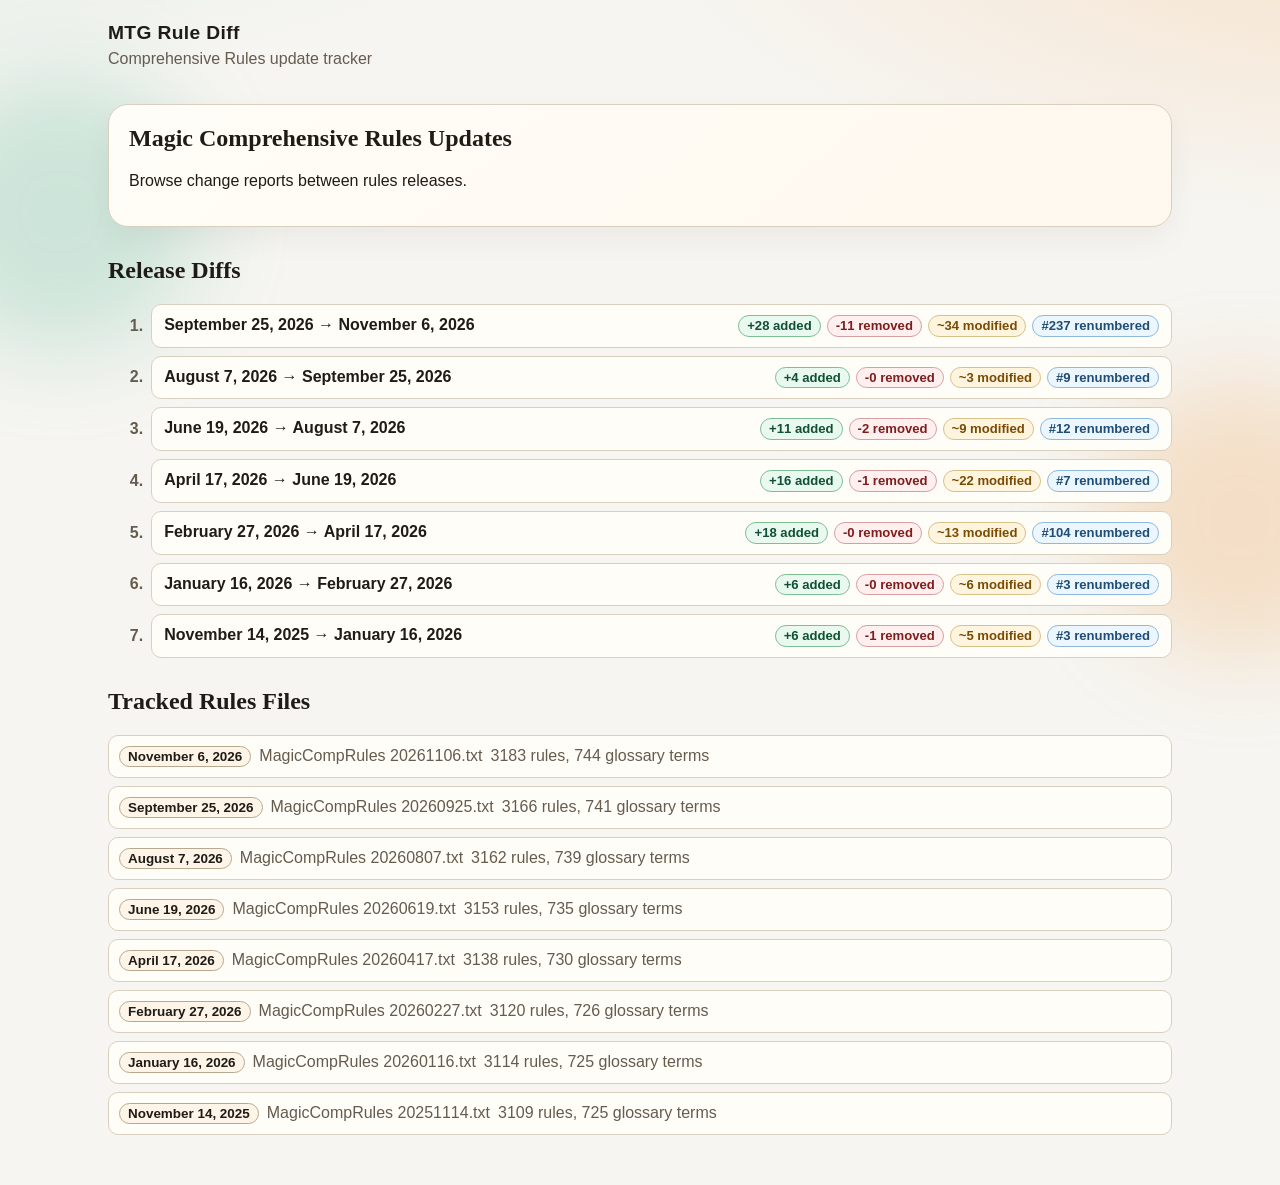
<file: docs/index.html>
<!doctype html>
<html lang="en">
  <head>
    <meta charset="utf-8" />
    <meta name="viewport" content="width=device-width, initial-scale=1" />
    <title>MTG Rule Diff</title>
    <link rel="stylesheet" href="assets/styles.css" />
  </head>
  <body>
    <div class="bg-orb orb-a"></div>
    <div class="bg-orb orb-b"></div>
    <header class="site-header">
      <a class="brand" href="index.html">MTG Rule Diff</a>
      <p class="subtitle">Comprehensive Rules update tracker</p>
    </header>
    <main class="container">
      
    <section class="hero">
      <h1>Magic Comprehensive Rules Updates</h1>
      <p>
        Browse change reports between rules releases.
      </p>
    </section>

    <section>
      <h2>Release Diffs</h2>
      <ol class="timeline">
        <li class="timeline-item">
              <a class="timeline-link" href="releases/20260925_to_20261106.html">
                <span class="timeline-dates">September 25, 2026 → November 6, 2026</span>
                <span class="timeline-stats">
                  <span class="count-pill added">+28 added</span>
                  <span class="count-pill removed">-11 removed</span>
                  <span class="count-pill modified">~34 modified</span>
                  <span class="count-pill renumbered">#237 renumbered</span>
                </span>
              </a>
            </li> <li class="timeline-item">
              <a class="timeline-link" href="releases/20260807_to_20260925.html">
                <span class="timeline-dates">August 7, 2026 → September 25, 2026</span>
                <span class="timeline-stats">
                  <span class="count-pill added">+4 added</span>
                  <span class="count-pill removed">-0 removed</span>
                  <span class="count-pill modified">~3 modified</span>
                  <span class="count-pill renumbered">#9 renumbered</span>
                </span>
              </a>
            </li> <li class="timeline-item">
              <a class="timeline-link" href="releases/20260619_to_20260807.html">
                <span class="timeline-dates">June 19, 2026 → August 7, 2026</span>
                <span class="timeline-stats">
                  <span class="count-pill added">+11 added</span>
                  <span class="count-pill removed">-2 removed</span>
                  <span class="count-pill modified">~9 modified</span>
                  <span class="count-pill renumbered">#12 renumbered</span>
                </span>
              </a>
            </li> <li class="timeline-item">
              <a class="timeline-link" href="releases/20260417_to_20260619.html">
                <span class="timeline-dates">April 17, 2026 → June 19, 2026</span>
                <span class="timeline-stats">
                  <span class="count-pill added">+16 added</span>
                  <span class="count-pill removed">-1 removed</span>
                  <span class="count-pill modified">~22 modified</span>
                  <span class="count-pill renumbered">#7 renumbered</span>
                </span>
              </a>
            </li> <li class="timeline-item">
              <a class="timeline-link" href="releases/20260227_to_20260417.html">
                <span class="timeline-dates">February 27, 2026 → April 17, 2026</span>
                <span class="timeline-stats">
                  <span class="count-pill added">+18 added</span>
                  <span class="count-pill removed">-0 removed</span>
                  <span class="count-pill modified">~13 modified</span>
                  <span class="count-pill renumbered">#104 renumbered</span>
                </span>
              </a>
            </li> <li class="timeline-item">
              <a class="timeline-link" href="releases/20260116_to_20260227.html">
                <span class="timeline-dates">January 16, 2026 → February 27, 2026</span>
                <span class="timeline-stats">
                  <span class="count-pill added">+6 added</span>
                  <span class="count-pill removed">-0 removed</span>
                  <span class="count-pill modified">~6 modified</span>
                  <span class="count-pill renumbered">#3 renumbered</span>
                </span>
              </a>
            </li> <li class="timeline-item">
              <a class="timeline-link" href="releases/20251114_to_20260116.html">
                <span class="timeline-dates">November 14, 2025 → January 16, 2026</span>
                <span class="timeline-stats">
                  <span class="count-pill added">+6 added</span>
                  <span class="count-pill removed">-1 removed</span>
                  <span class="count-pill modified">~5 modified</span>
                  <span class="count-pill renumbered">#3 renumbered</span>
                </span>
              </a>
            </li>
      </ol>
    </section>

    <section>
      <h2>Tracked Rules Files</h2>
      <ul class="release-list">
        <li>
              <span class="pill">November 6, 2026</span>
              <span class="muted">MagicCompRules 20261106.txt</span>
              <span class="muted">3183 rules, 744 glossary terms</span>
            </li> <li>
              <span class="pill">September 25, 2026</span>
              <span class="muted">MagicCompRules 20260925.txt</span>
              <span class="muted">3166 rules, 741 glossary terms</span>
            </li> <li>
              <span class="pill">August 7, 2026</span>
              <span class="muted">MagicCompRules 20260807.txt</span>
              <span class="muted">3162 rules, 739 glossary terms</span>
            </li> <li>
              <span class="pill">June 19, 2026</span>
              <span class="muted">MagicCompRules 20260619.txt</span>
              <span class="muted">3153 rules, 735 glossary terms</span>
            </li> <li>
              <span class="pill">April 17, 2026</span>
              <span class="muted">MagicCompRules 20260417.txt</span>
              <span class="muted">3138 rules, 730 glossary terms</span>
            </li> <li>
              <span class="pill">February 27, 2026</span>
              <span class="muted">MagicCompRules 20260227.txt</span>
              <span class="muted">3120 rules, 726 glossary terms</span>
            </li> <li>
              <span class="pill">January 16, 2026</span>
              <span class="muted">MagicCompRules 20260116.txt</span>
              <span class="muted">3114 rules, 725 glossary terms</span>
            </li> <li>
              <span class="pill">November 14, 2025</span>
              <span class="muted">MagicCompRules 20251114.txt</span>
              <span class="muted">3109 rules, 725 glossary terms</span>
            </li>
      </ul>
    </section>
    
    </main>
    <script>
      (function () {
        function updateScrollMargin() {
          var nav = document.querySelector('.change-nav');
          if (!nav) return;
          var h = Math.round(nav.getBoundingClientRect().height) + 16;
          var style = document.getElementById('scroll-margin-style');
          if (!style) {
            style = document.createElement('style');
            style.id = 'scroll-margin-style';
            document.head.appendChild(style);
          }
          style.textContent = '.doc-rule, .renumber-group { scroll-margin-top: ' + h + 'px; }';
        }
        updateScrollMargin();
        window.addEventListener('resize', updateScrollMargin);
      })();
    </script>
  </body>
</html>
</file>
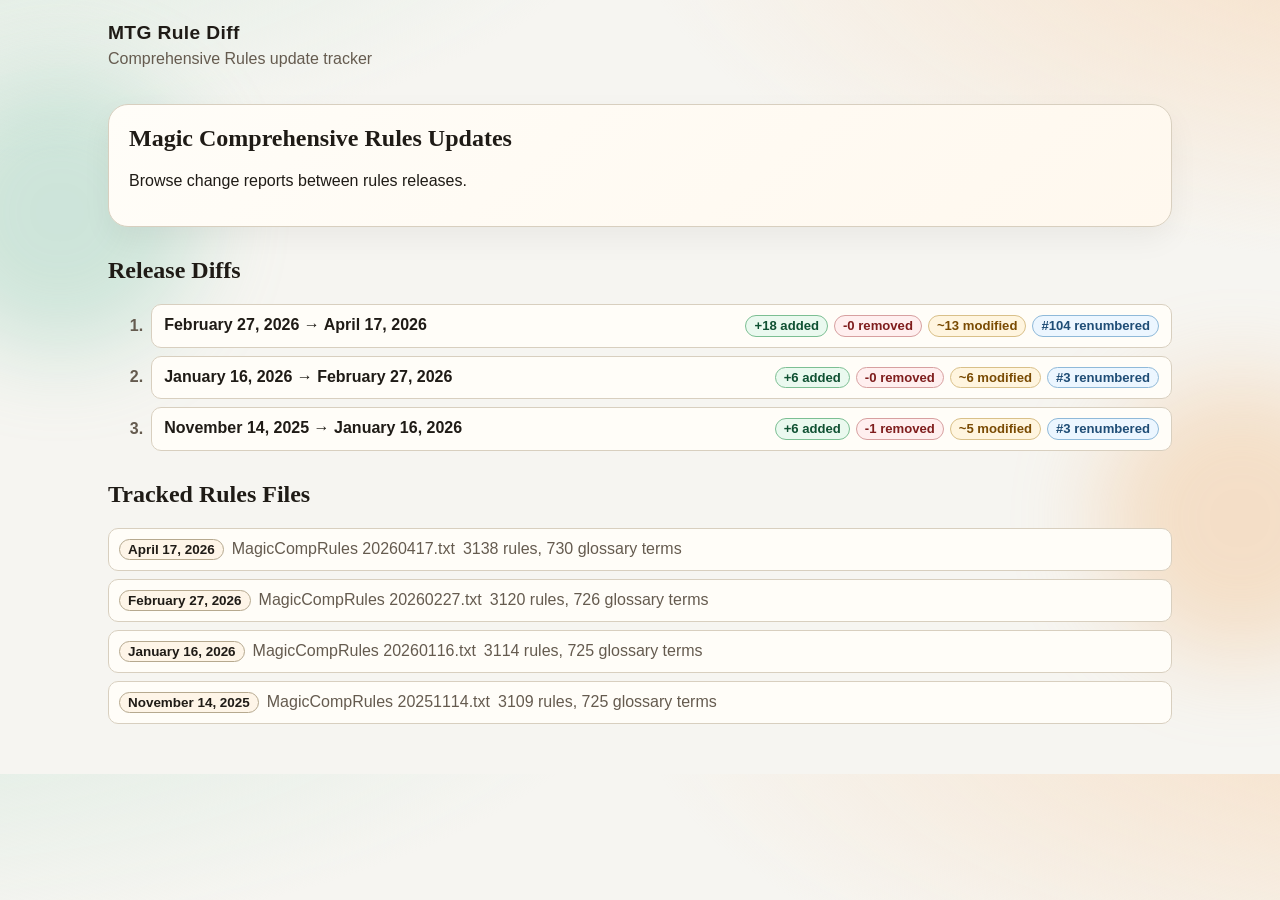
<file: html/index.html>
<!doctype html>
<html lang="en">
  <head>
    <meta charset="utf-8" />
    <meta name="viewport" content="width=device-width, initial-scale=1" />
    <title>MTG Rule Diff</title>
    <link rel="stylesheet" href="assets/styles.css" />
  </head>
  <body>
    <div class="bg-orb orb-a"></div>
    <div class="bg-orb orb-b"></div>
    <header class="site-header">
      <a class="brand" href="index.html">MTG Rule Diff</a>
      <p class="subtitle">Comprehensive Rules update tracker</p>
    </header>
    <main class="container">
      
    <section class="hero">
      <h1>Magic Comprehensive Rules Updates</h1>
      <p>
        Browse change reports between rules releases.
      </p>
    </section>

    <section>
      <h2>Release Diffs</h2>
      <ol class="timeline">
        <li class="timeline-item">
              <a class="timeline-link" href="releases/20260227_to_20260417.html">
                <span class="timeline-dates">February 27, 2026 → April 17, 2026</span>
                <span class="timeline-stats">
                  <span class="count-pill added">+18 added</span>
                  <span class="count-pill removed">-0 removed</span>
                  <span class="count-pill modified">~13 modified</span>
                  <span class="count-pill renumbered">#104 renumbered</span>
                </span>
              </a>
            </li> <li class="timeline-item">
              <a class="timeline-link" href="releases/20260116_to_20260227.html">
                <span class="timeline-dates">January 16, 2026 → February 27, 2026</span>
                <span class="timeline-stats">
                  <span class="count-pill added">+6 added</span>
                  <span class="count-pill removed">-0 removed</span>
                  <span class="count-pill modified">~6 modified</span>
                  <span class="count-pill renumbered">#3 renumbered</span>
                </span>
              </a>
            </li> <li class="timeline-item">
              <a class="timeline-link" href="releases/20251114_to_20260116.html">
                <span class="timeline-dates">November 14, 2025 → January 16, 2026</span>
                <span class="timeline-stats">
                  <span class="count-pill added">+6 added</span>
                  <span class="count-pill removed">-1 removed</span>
                  <span class="count-pill modified">~5 modified</span>
                  <span class="count-pill renumbered">#3 renumbered</span>
                </span>
              </a>
            </li>
      </ol>
    </section>

    <section>
      <h2>Tracked Rules Files</h2>
      <ul class="release-list">
        <li>
              <span class="pill">April 17, 2026</span>
              <span class="muted">MagicCompRules 20260417.txt</span>
              <span class="muted">3138 rules, 730 glossary terms</span>
            </li> <li>
              <span class="pill">February 27, 2026</span>
              <span class="muted">MagicCompRules 20260227.txt</span>
              <span class="muted">3120 rules, 726 glossary terms</span>
            </li> <li>
              <span class="pill">January 16, 2026</span>
              <span class="muted">MagicCompRules 20260116.txt</span>
              <span class="muted">3114 rules, 725 glossary terms</span>
            </li> <li>
              <span class="pill">November 14, 2025</span>
              <span class="muted">MagicCompRules 20251114.txt</span>
              <span class="muted">3109 rules, 725 glossary terms</span>
            </li>
      </ul>
    </section>
    
    </main>
    <script>
      (function () {
        function updateScrollMargin() {
          var nav = document.querySelector('.change-nav');
          if (!nav) return;
          var h = Math.round(nav.getBoundingClientRect().height) + 16;
          var style = document.getElementById('scroll-margin-style');
          if (!style) {
            style = document.createElement('style');
            style.id = 'scroll-margin-style';
            document.head.appendChild(style);
          }
          style.textContent = '.doc-rule, .renumber-group { scroll-margin-top: ' + h + 'px; }';
        }
        updateScrollMargin();
        window.addEventListener('resize', updateScrollMargin);
      })();
    </script>
  </body>
</html>
</file>
<file: docs/assets/styles.css>
:root {
  --bg: #f6f5f1;
  --paper: #fffdf8;
  --ink: #1f1b16;
  --muted: #655b4f;
  --line: #d8cfbf;
  --accent: #0f766e;
  --accent-2: #b45309;
  --good: #166534;
  --bad: #991b1b;
  --radius: 16px;
}

* { box-sizing: border-box; }
body {
  margin: 0;
  font-family: "Avenir Next", "Gill Sans", "Trebuchet MS", sans-serif;
  color: var(--ink);
  background:
    radial-gradient(1200px 500px at -10% -20%, #d8eadf 0%, transparent 65%),
    radial-gradient(1100px 480px at 110% -10%, #f7dfc6 0%, transparent 70%),
    var(--bg);
}

.bg-orb {
  position: fixed;
  width: 280px;
  height: 280px;
  border-radius: 50%;
  filter: blur(45px);
  z-index: -1;
  opacity: 0.35;
}
.orb-a { top: 8%; left: -80px; background: #82c7ae; }
.orb-b { top: 42%; right: -100px; background: #f1b67a; }

.site-header {
  max-width: 1100px;
  margin: 0 auto;
  padding: 22px 18px 8px;
}
.brand {
  text-decoration: none;
  color: var(--ink);
  font-weight: 800;
  font-size: 1.2rem;
  letter-spacing: 0.02em;
}
.subtitle { color: var(--muted); margin-top: 6px; }

.container {
  max-width: 1100px;
  margin: 0 auto;
  padding: 12px 18px 50px;
}

.hero {
  background: linear-gradient(140deg, #fffdf8, #fff8ee);
  border: 1px solid var(--line);
  border-radius: calc(var(--radius) + 4px);
  padding: 20px;
  margin-bottom: 24px;
  box-shadow: 0 12px 30px rgba(0, 0, 0, 0.05);
}

h1, h2, h3, h4 {
  font-family: "Palatino", "Book Antiqua", "Times New Roman", serif;
  margin-top: 0;
}
h2 { margin-top: 30px; }

.muted { color: var(--muted); }

.stat-grid {
  display: grid;
  grid-template-columns: repeat(auto-fit, minmax(140px, 1fr));
  gap: 10px;
  margin-top: 12px;
}
.stat-card {
  background: var(--paper);
  border: 1px solid var(--line);
  border-radius: 12px;
  padding: 10px;
}
.stat-label { color: var(--muted); font-size: 0.88rem; }
.stat-value { font-size: 1.5rem; font-weight: 750; }

.timeline {
  list-style: none;
  counter-reset: diffindex;
  margin: 0;
  padding-left: 0;
  display: flex;
  flex-direction: column;
  gap: 8px;
}
.timeline-item {
  counter-increment: diffindex;
  margin: 0;
  display: grid;
  grid-template-columns: 2.2rem 1fr;
  gap: 8px;
  align-items: center;
}
.timeline-item::before {
  content: counter(diffindex) ".";
  color: var(--muted);
  font-weight: 700;
  font-variant-numeric: tabular-nums;
  text-align: right;
}
.timeline-link {
  display: flex;
  justify-content: space-between;
  gap: 10px;
  align-items: baseline;
  text-decoration: none;
  color: inherit;
  background: var(--paper);
  border: 1px solid var(--line);
  border-radius: 10px;
  padding: 10px 12px;
  width: 100%;
}
.timeline-link:hover {
  background: #fff9ef;
}
.timeline-dates {
  font-weight: 700;
}
.timeline-stats {
  display: flex;
  flex-wrap: wrap;
  gap: 6px;
  font-size: 0.9rem;
  justify-content: flex-end;
}

.count-pill {
  display: inline-flex;
  align-items: center;
  border: 1px solid #c9bc9f;
  border-radius: 999px;
  padding: 2px 8px;
  font-size: 0.82rem;
  font-weight: 700;
  line-height: 1.2;
  white-space: nowrap;
}
.count-pill.added {
  border-color: #7cbf93;
  background: #eaf9ef;
  color: #0f5132;
}
.count-pill.removed {
  border-color: #d7a0a0;
  background: #ffefef;
  color: #7f1d1d;
}
.count-pill.modified {
  border-color: #d9c089;
  background: #fff5df;
  color: #7a4b03;
}
.count-pill.renumbered {
  border-color: #8fb9d9;
  background: #ecf6ff;
  color: #1f4d76;
}

.release-list {
  list-style: none;
  margin: 0;
  padding: 0;
  display: flex;
  flex-direction: column;
  gap: 8px;
}
.release-list li {
  display: flex;
  flex-wrap: wrap;
  gap: 8px;
  align-items: center;
  background: var(--paper);
  border: 1px solid var(--line);
  border-radius: 10px;
  padding: 10px;
}

.rule-detail {
  border: 1px solid var(--line);
  background: var(--paper);
  border-radius: 12px;
  padding: 8px 12px;
  margin: 10px 0;
}
.rule-detail summary {
  cursor: pointer;
  font-weight: 650;
}
.arrow { margin: 0 5px; color: var(--muted); }

.pill {
  display: inline-block;
  border: 1px solid #b6a98f;
  background: #fef5e8;
  border-radius: 999px;
  padding: 2px 8px;
  font-size: 0.84rem;
  font-weight: 700;
}
.pill.added { border-color: #7cbf93; background: #eaf9ef; color: #0f5132; }
.pill.removed { border-color: #d7a0a0; background: #ffefef; color: #7f1d1d; }

.diff-grid {
  display: grid;
  grid-template-columns: 1fr 1fr;
  gap: 12px;
  margin-top: 10px;
}
.rule-text {
  margin: 0;
  line-height: 1.55;
  padding: 10px;
  border: 1px dashed var(--line);
  border-radius: 10px;
  background: #fff;
}

.tok-ins {
  background: #d8f6df;
  border-radius: 4px;
  box-decoration-break: clone;
}
.tok-del {
  background: #ffdede;
  border-radius: 4px;
  text-decoration: line-through;
  box-decoration-break: clone;
}

@media (max-width: 820px) {
  .diff-grid { grid-template-columns: 1fr; }
  .timeline-link { flex-direction: column; align-items: flex-start; }
  .timeline-stats { justify-content: flex-start; }
  .site-header { padding: 18px 14px 6px; }
  .container { padding: 10px 14px 40px; }
}

/* ── Document view ─────────────────────────────────────────────────────────── */

.change-nav {
  position: sticky;
  top: 0;
  z-index: 100;
  background: rgba(255, 253, 248, 0.92);
  backdrop-filter: blur(10px);
  -webkit-backdrop-filter: blur(10px);
  border: 1px solid var(--line);
  border-radius: 12px;
  padding: 12px 14px;
  margin-bottom: 20px;
  box-shadow: 0 4px 16px rgba(0, 0, 0, 0.07);
}
.change-nav-title {
  font-size: 0.8rem;
  font-weight: 700;
  color: var(--muted);
  margin-bottom: 8px;
  text-transform: uppercase;
  letter-spacing: 0.06em;
}
.change-nav-links {
  display: flex;
  flex-wrap: wrap;
  gap: 5px;
  max-height: 180px;
  overflow-y: auto;
}
.change-nav-links a { text-decoration: none; }

.doc-view {
  display: flex;
  flex-direction: column;
  gap: 3px;
}

/* Collapsed unchanged group */
.unchanged-group {
  border: none;
  background: transparent;
  padding: 0;
  margin: 0;
}
.unchanged-group > summary {
  cursor: pointer;
  list-style: none;
  display: flex;
  align-items: center;
  gap: 8px;
  padding: 5px 10px;
  border-radius: 8px;
  border: 1px dashed #c9c0af;
  color: var(--muted);
  font-size: 0.84rem;
  user-select: none;
  transition: background 0.15s;
}
.unchanged-group > summary::-webkit-details-marker { display: none; }
.unchanged-group > summary::marker { display: none; }
.unchanged-group > summary:hover { background: #f0ece4; }
.expand-chevron {
  display: inline-block;
  font-style: normal;
  font-size: 1rem;
  line-height: 1;
  transition: transform 0.18s;
  flex-shrink: 0;
}
.unchanged-group[open] > summary .expand-chevron { transform: rotate(90deg); }
.range-hint {
  font-family: "Menlo", "Monaco", monospace;
  font-size: 0.76rem;
  opacity: 0.65;
  margin-left: auto;
}
.unchanged-rules-list {
  border-left: 2px solid #d8cfbf;
  margin-left: 18px;
  padding: 4px 0;
}
.doc-rule.unchanged {
  display: grid;
  grid-template-columns: 7ch 1fr;
  gap: 10px;
  padding: 3px 12px;
  font-size: 0.87rem;
  line-height: 1.5;
}

/* Offset anchor targets below the sticky nav (updated dynamically by JS) */
.doc-rule,
.renumber-group {
  scroll-margin-top: 120px;
}

/* Changed rule cards */
.doc-rule.modified,
.doc-rule.added,
.doc-rule.removed,
.doc-rule.renumbered,
.doc-rule.renumbered-and-modified {
  border-radius: 10px;
  border: 1px solid;
  padding: 12px 14px;
  margin: 6px 0;
}
.doc-rule.modified { background: #fffdf5; border-color: #e6cc88; }
.doc-rule.added    { background: #f0faf3; border-color: #7cbf93; }
.doc-rule.removed  { background: #fff5f5; border-color: #d7a0a0; }
.doc-rule.renumbered              { background: #f0f6ff; border-color: #8fb9d9; }
.doc-rule.renumbered-and-modified { background: #f8f0ff; border-color: #c4a0d9; }

.rule-header {
  display: flex;
  align-items: center;
  gap: 6px;
  margin-bottom: 10px;
  flex-wrap: wrap;
}
.doc-rule-num {
  font-weight: 700;
  font-family: "Menlo", "Monaco", monospace;
  font-size: 0.88rem;
  color: var(--muted);
  white-space: nowrap;
}
.doc-rule-num.modified           { color: #7a4b03; }
.doc-rule-num.added              { color: #0f5132; }
.doc-rule-num.removed            { color: #7f1d1d; }
.doc-rule-num.renumbered         { color: #1f4d76; }
.doc-rule-num.renumbered-and-modified { color: #4b1d7a; }

.change-badge {
  display: inline-flex;
  align-items: center;
  border-radius: 999px;
  padding: 1px 8px;
  font-size: 0.75rem;
  font-weight: 700;
  letter-spacing: 0.01em;
}
.change-badge.modified           { background: #fff5df; color: #7a4b03; border: 1px solid #d9c089; }
.change-badge.added              { background: #eaf9ef; color: #0f5132; border: 1px solid #7cbf93; }
.change-badge.removed            { background: #ffefef; color: #7f1d1d; border: 1px solid #d7a0a0; }
.change-badge.renumbered         { background: #ecf6ff; color: #1f4d76; border: 1px solid #8fb9d9; }
.change-badge.renumbered-modified { background: #f5edff; color: #4b1d7a; border: 1px solid #c4a0d9; }

.version-label {
  font-size: 0.75rem;
  font-weight: 700;
  color: var(--muted);
  margin-bottom: 4px;
  text-transform: uppercase;
  letter-spacing: 0.05em;
}
.removed-text {
  opacity: 0.72;
  text-decoration: line-through;
  text-decoration-color: #d7a0a0;
}

/* Collapsed renumber group */
.renumber-group {
  border: none;
  background: transparent;
  padding: 0;
  margin: 3px 0;
}
.renumber-group > summary {
  cursor: pointer;
  list-style: none;
  display: flex;
  align-items: center;
  gap: 8px;
  padding: 5px 10px;
  border-radius: 8px;
  border: 1px dashed #8fb9d9;
  color: #1f4d76;
  font-size: 0.84rem;
  user-select: none;
  transition: background 0.15s;
  background: #f4f9ff;
}
.renumber-group > summary::-webkit-details-marker { display: none; }
.renumber-group > summary::marker { display: none; }
.renumber-group > summary:hover { background: #e6f1fb; }
.renumber-group[open] > summary .expand-chevron { transform: rotate(90deg); }

/* Added group — same layout as renumber-group but green */
.added-group > summary {
  border-color: #7cbf93;
  color: #0f5132;
  background: #f0faf3;
}
.added-group > summary:hover { background: #ddf3e4; }
.added-group .doc-renumber-row {
  grid-template-columns: 7ch 1fr;
  grid-template-areas: 'num text';
}
.added-group .doc-renumber-row .doc-rule-num { grid-area: num; }
.added-group .doc-renumber-row .renumber-text { grid-area: text; white-space: normal; word-break: break-word; }
.renumber-rules-list {
  border-left: 2px solid #8fb9d9;
  margin-left: 18px;
  padding: 4px 0;
}
.doc-renumber-row {
  display: grid;
  grid-template-columns: 7ch auto auto 1fr;
  gap: 6px;
  align-items: baseline;
  padding: 3px 12px;
  font-size: 0.87rem;
  line-height: 1.5;
}
.renumber-row-text {
  color: var(--muted);
  white-space: normal;
  overflow: visible;
  word-break: break-word;
}
.renumber-refs-badge {
  display: inline-flex;
  align-items: center;
  border-radius: 999px;
  padding: 1px 6px;
  font-size: 0.72rem;
  font-weight: 700;
  letter-spacing: 0.03em;
  background: #ecf6ff;
  color: #1f4d76;
  border: 1px solid #8fb9d9;
  white-space: nowrap;
  flex-shrink: 0;
}
</file>
<file: html/assets/styles.css>
:root {
  --bg: #f6f5f1;
  --paper: #fffdf8;
  --ink: #1f1b16;
  --muted: #655b4f;
  --line: #d8cfbf;
  --accent: #0f766e;
  --accent-2: #b45309;
  --good: #166534;
  --bad: #991b1b;
  --radius: 16px;
}

* { box-sizing: border-box; }
body {
  margin: 0;
  font-family: "Avenir Next", "Gill Sans", "Trebuchet MS", sans-serif;
  color: var(--ink);
  background:
    radial-gradient(1200px 500px at -10% -20%, #d8eadf 0%, transparent 65%),
    radial-gradient(1100px 480px at 110% -10%, #f7dfc6 0%, transparent 70%),
    var(--bg);
}

.bg-orb {
  position: fixed;
  width: 280px;
  height: 280px;
  border-radius: 50%;
  filter: blur(45px);
  z-index: -1;
  opacity: 0.35;
}
.orb-a { top: 8%; left: -80px; background: #82c7ae; }
.orb-b { top: 42%; right: -100px; background: #f1b67a; }

.site-header {
  max-width: 1100px;
  margin: 0 auto;
  padding: 22px 18px 8px;
}
.brand {
  text-decoration: none;
  color: var(--ink);
  font-weight: 800;
  font-size: 1.2rem;
  letter-spacing: 0.02em;
}
.subtitle { color: var(--muted); margin-top: 6px; }

.container {
  max-width: 1100px;
  margin: 0 auto;
  padding: 12px 18px 50px;
}

.hero {
  background: linear-gradient(140deg, #fffdf8, #fff8ee);
  border: 1px solid var(--line);
  border-radius: calc(var(--radius) + 4px);
  padding: 20px;
  margin-bottom: 24px;
  box-shadow: 0 12px 30px rgba(0, 0, 0, 0.05);
}

h1, h2, h3, h4 {
  font-family: "Palatino", "Book Antiqua", "Times New Roman", serif;
  margin-top: 0;
}
h2 { margin-top: 30px; }

.muted { color: var(--muted); }

.stat-grid {
  display: grid;
  grid-template-columns: repeat(auto-fit, minmax(140px, 1fr));
  gap: 10px;
  margin-top: 12px;
}
.stat-card {
  background: var(--paper);
  border: 1px solid var(--line);
  border-radius: 12px;
  padding: 10px;
}
.stat-label { color: var(--muted); font-size: 0.88rem; }
.stat-value { font-size: 1.5rem; font-weight: 750; }

.timeline {
  list-style: none;
  counter-reset: diffindex;
  margin: 0;
  padding-left: 0;
  display: flex;
  flex-direction: column;
  gap: 8px;
}
.timeline-item {
  counter-increment: diffindex;
  margin: 0;
  display: grid;
  grid-template-columns: 2.2rem 1fr;
  gap: 8px;
  align-items: center;
}
.timeline-item::before {
  content: counter(diffindex) ".";
  color: var(--muted);
  font-weight: 700;
  font-variant-numeric: tabular-nums;
  text-align: right;
}
.timeline-link {
  display: flex;
  justify-content: space-between;
  gap: 10px;
  align-items: baseline;
  text-decoration: none;
  color: inherit;
  background: var(--paper);
  border: 1px solid var(--line);
  border-radius: 10px;
  padding: 10px 12px;
  width: 100%;
}
.timeline-link:hover {
  background: #fff9ef;
}
.timeline-dates {
  font-weight: 700;
}
.timeline-stats {
  display: flex;
  flex-wrap: wrap;
  gap: 6px;
  font-size: 0.9rem;
  justify-content: flex-end;
}

.count-pill {
  display: inline-flex;
  align-items: center;
  border: 1px solid #c9bc9f;
  border-radius: 999px;
  padding: 2px 8px;
  font-size: 0.82rem;
  font-weight: 700;
  line-height: 1.2;
  white-space: nowrap;
}
.count-pill.added {
  border-color: #7cbf93;
  background: #eaf9ef;
  color: #0f5132;
}
.count-pill.removed {
  border-color: #d7a0a0;
  background: #ffefef;
  color: #7f1d1d;
}
.count-pill.modified {
  border-color: #d9c089;
  background: #fff5df;
  color: #7a4b03;
}
.count-pill.renumbered {
  border-color: #8fb9d9;
  background: #ecf6ff;
  color: #1f4d76;
}

.release-list {
  list-style: none;
  margin: 0;
  padding: 0;
  display: flex;
  flex-direction: column;
  gap: 8px;
}
.release-list li {
  display: flex;
  flex-wrap: wrap;
  gap: 8px;
  align-items: center;
  background: var(--paper);
  border: 1px solid var(--line);
  border-radius: 10px;
  padding: 10px;
}

.rule-detail {
  border: 1px solid var(--line);
  background: var(--paper);
  border-radius: 12px;
  padding: 8px 12px;
  margin: 10px 0;
}
.rule-detail summary {
  cursor: pointer;
  font-weight: 650;
}
.arrow { margin: 0 5px; color: var(--muted); }

.pill {
  display: inline-block;
  border: 1px solid #b6a98f;
  background: #fef5e8;
  border-radius: 999px;
  padding: 2px 8px;
  font-size: 0.84rem;
  font-weight: 700;
}
.pill.added { border-color: #7cbf93; background: #eaf9ef; color: #0f5132; }
.pill.removed { border-color: #d7a0a0; background: #ffefef; color: #7f1d1d; }

.diff-grid {
  display: grid;
  grid-template-columns: 1fr 1fr;
  gap: 12px;
  margin-top: 10px;
}
.rule-text {
  margin: 0;
  line-height: 1.55;
  padding: 10px;
  border: 1px dashed var(--line);
  border-radius: 10px;
  background: #fff;
}

.tok-ins {
  background: #d8f6df;
  border-radius: 4px;
  box-decoration-break: clone;
}
.tok-del {
  background: #ffdede;
  border-radius: 4px;
  text-decoration: line-through;
  box-decoration-break: clone;
}

@media (max-width: 820px) {
  .diff-grid { grid-template-columns: 1fr; }
  .timeline-link { flex-direction: column; align-items: flex-start; }
  .timeline-stats { justify-content: flex-start; }
  .site-header { padding: 18px 14px 6px; }
  .container { padding: 10px 14px 40px; }
}

/* ── Document view ─────────────────────────────────────────────────────────── */

.change-nav {
  position: sticky;
  top: 0;
  z-index: 100;
  background: rgba(255, 253, 248, 0.92);
  backdrop-filter: blur(10px);
  -webkit-backdrop-filter: blur(10px);
  border: 1px solid var(--line);
  border-radius: 12px;
  padding: 12px 14px;
  margin-bottom: 20px;
  box-shadow: 0 4px 16px rgba(0, 0, 0, 0.07);
}
.change-nav-title {
  font-size: 0.8rem;
  font-weight: 700;
  color: var(--muted);
  margin-bottom: 8px;
  text-transform: uppercase;
  letter-spacing: 0.06em;
}
.change-nav-links {
  display: flex;
  flex-wrap: wrap;
  gap: 5px;
  max-height: 180px;
  overflow-y: auto;
}
.change-nav-links a { text-decoration: none; }

.doc-view {
  display: flex;
  flex-direction: column;
  gap: 3px;
}

/* Collapsed unchanged group */
.unchanged-group {
  border: none;
  background: transparent;
  padding: 0;
  margin: 0;
}
.unchanged-group > summary {
  cursor: pointer;
  list-style: none;
  display: flex;
  align-items: center;
  gap: 8px;
  padding: 5px 10px;
  border-radius: 8px;
  border: 1px dashed #c9c0af;
  color: var(--muted);
  font-size: 0.84rem;
  user-select: none;
  transition: background 0.15s;
}
.unchanged-group > summary::-webkit-details-marker { display: none; }
.unchanged-group > summary::marker { display: none; }
.unchanged-group > summary:hover { background: #f0ece4; }
.expand-chevron {
  display: inline-block;
  font-style: normal;
  font-size: 1rem;
  line-height: 1;
  transition: transform 0.18s;
  flex-shrink: 0;
}
.unchanged-group[open] > summary .expand-chevron { transform: rotate(90deg); }
.range-hint {
  font-family: "Menlo", "Monaco", monospace;
  font-size: 0.76rem;
  opacity: 0.65;
  margin-left: auto;
}
.unchanged-rules-list {
  border-left: 2px solid #d8cfbf;
  margin-left: 18px;
  padding: 4px 0;
}
.doc-rule.unchanged {
  display: grid;
  grid-template-columns: 7ch 1fr;
  gap: 10px;
  padding: 3px 12px;
  font-size: 0.87rem;
  line-height: 1.5;
}

/* Offset anchor targets below the sticky nav (updated dynamically by JS) */
.doc-rule,
.renumber-group {
  scroll-margin-top: 120px;
}

/* Changed rule cards */
.doc-rule.modified,
.doc-rule.added,
.doc-rule.removed,
.doc-rule.renumbered,
.doc-rule.renumbered-and-modified {
  border-radius: 10px;
  border: 1px solid;
  padding: 12px 14px;
  margin: 6px 0;
}
.doc-rule.modified { background: #fffdf5; border-color: #e6cc88; }
.doc-rule.added    { background: #f0faf3; border-color: #7cbf93; }
.doc-rule.removed  { background: #fff5f5; border-color: #d7a0a0; }
.doc-rule.renumbered              { background: #f0f6ff; border-color: #8fb9d9; }
.doc-rule.renumbered-and-modified { background: #f8f0ff; border-color: #c4a0d9; }

.rule-header {
  display: flex;
  align-items: center;
  gap: 6px;
  margin-bottom: 10px;
  flex-wrap: wrap;
}
.doc-rule-num {
  font-weight: 700;
  font-family: "Menlo", "Monaco", monospace;
  font-size: 0.88rem;
  color: var(--muted);
  white-space: nowrap;
}
.doc-rule-num.modified           { color: #7a4b03; }
.doc-rule-num.added              { color: #0f5132; }
.doc-rule-num.removed            { color: #7f1d1d; }
.doc-rule-num.renumbered         { color: #1f4d76; }
.doc-rule-num.renumbered-and-modified { color: #4b1d7a; }

.change-badge {
  display: inline-flex;
  align-items: center;
  border-radius: 999px;
  padding: 1px 8px;
  font-size: 0.75rem;
  font-weight: 700;
  letter-spacing: 0.01em;
}
.change-badge.modified           { background: #fff5df; color: #7a4b03; border: 1px solid #d9c089; }
.change-badge.added              { background: #eaf9ef; color: #0f5132; border: 1px solid #7cbf93; }
.change-badge.removed            { background: #ffefef; color: #7f1d1d; border: 1px solid #d7a0a0; }
.change-badge.renumbered         { background: #ecf6ff; color: #1f4d76; border: 1px solid #8fb9d9; }
.change-badge.renumbered-modified { background: #f5edff; color: #4b1d7a; border: 1px solid #c4a0d9; }

.version-label {
  font-size: 0.75rem;
  font-weight: 700;
  color: var(--muted);
  margin-bottom: 4px;
  text-transform: uppercase;
  letter-spacing: 0.05em;
}
.removed-text {
  opacity: 0.72;
  text-decoration: line-through;
  text-decoration-color: #d7a0a0;
}

/* Collapsed renumber group */
.renumber-group {
  border: none;
  background: transparent;
  padding: 0;
  margin: 3px 0;
}
.renumber-group > summary {
  cursor: pointer;
  list-style: none;
  display: flex;
  align-items: center;
  gap: 8px;
  padding: 5px 10px;
  border-radius: 8px;
  border: 1px dashed #8fb9d9;
  color: #1f4d76;
  font-size: 0.84rem;
  user-select: none;
  transition: background 0.15s;
  background: #f4f9ff;
}
.renumber-group > summary::-webkit-details-marker { display: none; }
.renumber-group > summary::marker { display: none; }
.renumber-group > summary:hover { background: #e6f1fb; }
.renumber-group[open] > summary .expand-chevron { transform: rotate(90deg); }

/* Added group — same layout as renumber-group but green */
.added-group > summary {
  border-color: #7cbf93;
  color: #0f5132;
  background: #f0faf3;
}
.added-group > summary:hover { background: #ddf3e4; }
.added-group .doc-renumber-row {
  grid-template-columns: 7ch 1fr;
  grid-template-areas: 'num text';
}
.added-group .doc-renumber-row .doc-rule-num { grid-area: num; }
.added-group .doc-renumber-row .renumber-text { grid-area: text; white-space: normal; word-break: break-word; }
.renumber-rules-list {
  border-left: 2px solid #8fb9d9;
  margin-left: 18px;
  padding: 4px 0;
}
.doc-renumber-row {
  display: grid;
  grid-template-columns: 7ch auto auto 1fr;
  gap: 6px;
  align-items: baseline;
  padding: 3px 12px;
  font-size: 0.87rem;
  line-height: 1.5;
}
.renumber-row-text {
  color: var(--muted);
  white-space: normal;
  overflow: visible;
  word-break: break-word;
}
.renumber-refs-badge {
  display: inline-flex;
  align-items: center;
  border-radius: 999px;
  padding: 1px 6px;
  font-size: 0.72rem;
  font-weight: 700;
  letter-spacing: 0.03em;
  background: #ecf6ff;
  color: #1f4d76;
  border: 1px solid #8fb9d9;
  white-space: nowrap;
  flex-shrink: 0;
}
</file>
